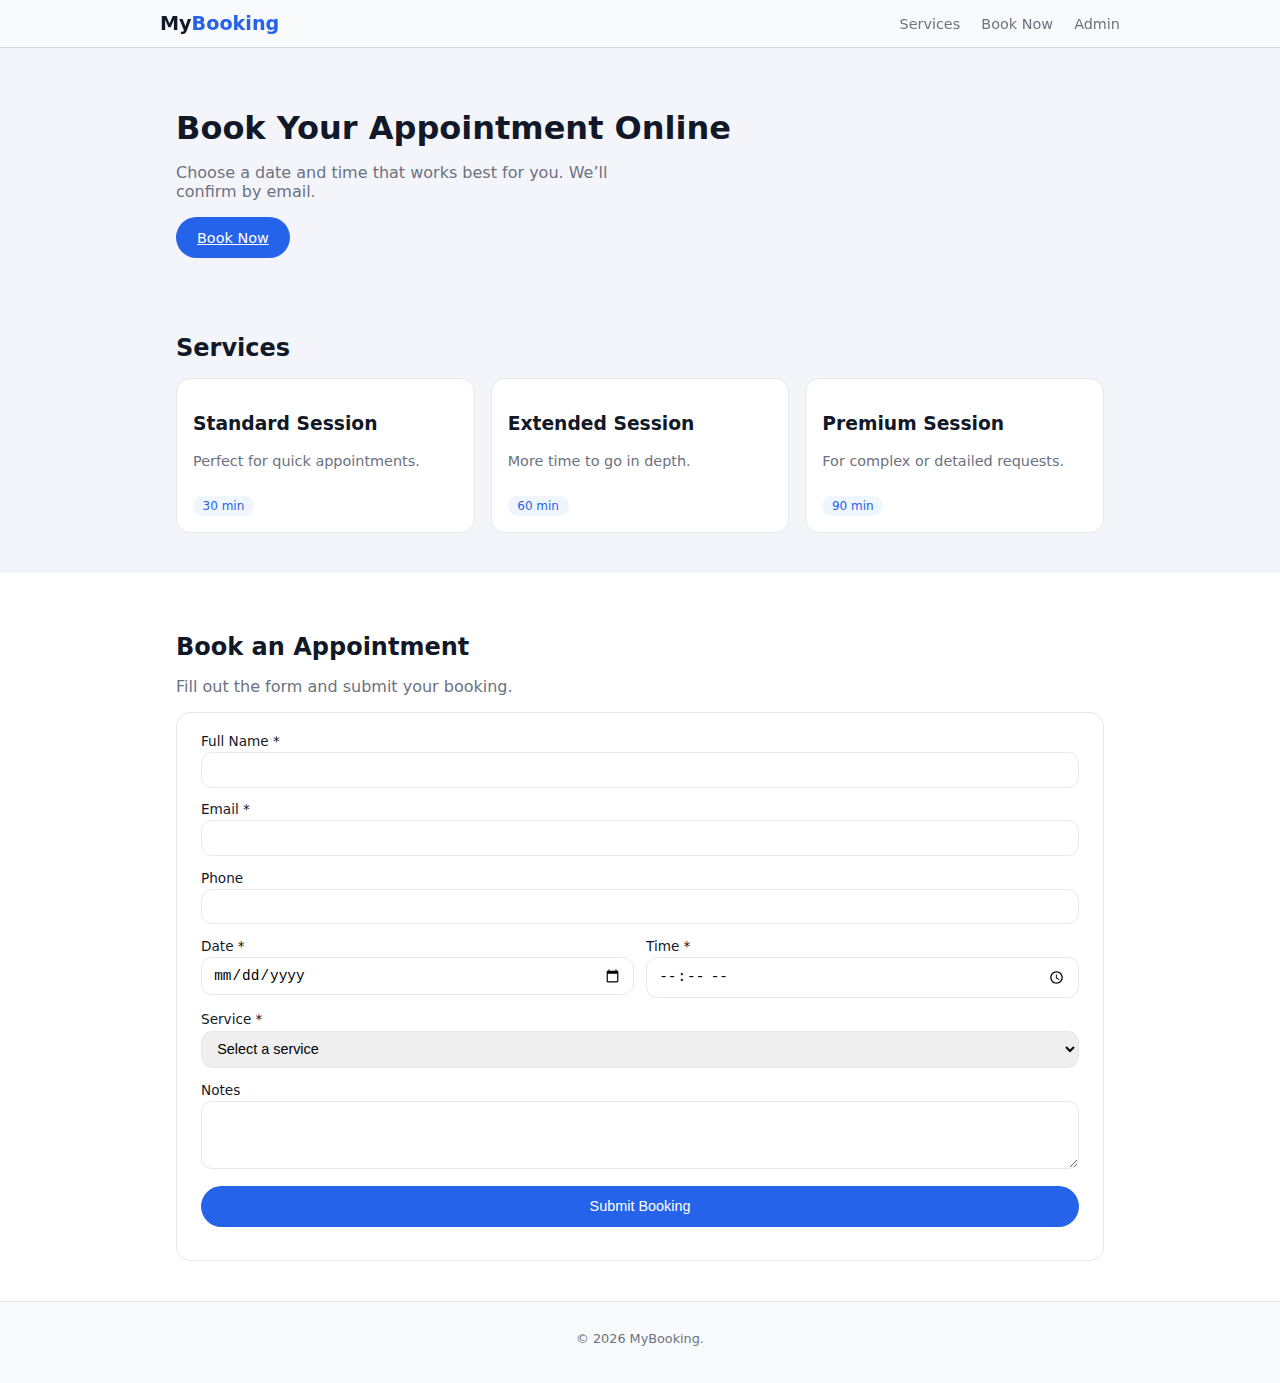
<file: public/index.html>
<!DOCTYPE html>
<html lang="en">
<head>
  <meta charset="UTF-8" />
  <title>Booking – Online Appointments</title>
  <meta name="viewport" content="width=device-width, initial-scale=1" />
  <link rel="stylesheet" href="styles.css" />
</head>
<body>
  <header class="header">
    <div class="container header-content">
      <div class="logo">My<span>Booking</span></div>
      <nav class="nav">
        <a href="#services">Services</a>
        <a href="#booking">Book Now</a>
        <a href="/admin">Admin</a>
      </nav>
    </div>
  </header>

  <main>
    <section class="hero">
      <div class="container hero-content">
        <div class="hero-text">
          <h1>Book Your Appointment Online</h1>
          <p>Choose a date and time that works best for you. We’ll confirm by email.</p>
          <a href="#booking" class="btn primary-btn">Book Now</a>
        </div>
      </div>
    </section>

    <section class="section" id="services">
      <div class="container">
        <h2 class="section-title">Services</h2>
        <div class="cards">
          <article class="card">
            <h3>Standard Session</h3>
            <p>Perfect for quick appointments.</p>
            <span class="tag">30 min</span>
          </article>
          <article class="card">
            <h3>Extended Session</h3>
            <p>More time to go in depth.</p>
            <span class="tag">60 min</span>
          </article>
          <article class="card">
            <h3>Premium Session</h3>
            <p>For complex or detailed requests.</p>
            <span class="tag">90 min</span>
          </article>
        </div>
      </div>
    </section>

    <section class="section section-alt" id="booking">
      <div class="container booking-grid">
        <div>
          <h2 class="section-title">Book an Appointment</h2>
          <p class="section-subtitle">Fill out the form and submit your booking.</p>

          <form id="bookingForm" class="form">
            <div class="form-group">
              <label for="name">Full Name *</label>
              <input type="text" id="name" required />
            </div>
            <div class="form-group">
              <label for="email">Email *</label>
              <input type="email" id="email" required />
            </div>
            <div class="form-group">
              <label for="phone">Phone</label>
              <input type="tel" id="phone" />
            </div>

            <div class="form-row">
              <div class="form-group">
                <label for="date">Date *</label>
                <input type="date" id="date" required />
              </div>
              <div class="form-group">
                <label for="time">Time *</label>
                <input type="time" id="time" required />
              </div>
            </div>

            <div class="form-group">
              <label for="service">Service *</label>
              <select id="service" required>
                <option value="">Select a service</option>
                <option value="Standard Session">Standard Session</option>
                <option value="Extended Session">Extended Session</option>
                <option value="Premium Session">Premium Session</option>
              </select>
            </div>

            <div class="form-group">
              <label for="notes">Notes</label>
              <textarea id="notes" rows="3"></textarea>
            </div>

            <button class="btn primary-btn full-width" type="submit">
              Submit Booking
            </button>

            <p id="formMessage" class="form-message"></p>
          </form>
        </div>
      </div>
    </section>
  </main>

  <footer class="footer">
    <div class="container footer-content">
      <p>© <span id="year"></span> MyBooking.</p>
    </div>
  </footer>

  <script src="script.js"></script>
</body>
</html>
</file>
<file: public/styles.css>
*,
*::before,
*::after {
  box-sizing: border-box;
}

:root {
  --bg: #f4f5fb;
  --white: #ffffff;
  --primary: #2563eb;
  --primary-dark: #1d4ed8;
  --text: #111827;
  --muted: #6b7280;
  --border: #e5e7eb;
  --radius: 14px;
}

body {
  margin: 0;
  font-family: system-ui, -apple-system, BlinkMacSystemFont, "Segoe UI", sans-serif;
  background: var(--bg);
  color: var(--text);
}

.container {
  max-width: 960px;
  margin: 0 auto;
  padding: 0 1rem;
}

/* Header */
.header {
  position: sticky;
  top: 0;
  background: rgba(248, 250, 252, 0.95);
  backdrop-filter: blur(20px);
  border-bottom: 1px solid rgba(148, 163, 184, 0.4);
  z-index: 10;
}

.header-content {
  display: flex;
  justify-content: space-between;
  align-items: center;
  padding: 0.75rem 0;
}

.logo {
  font-weight: 700;
  font-size: 1.2rem;
}

.logo span {
  color: var(--primary);
}

.nav a {
  margin-left: 1rem;
  color: var(--muted);
  text-decoration: none;
  font-size: 0.9rem;
}

.nav a:hover {
  color: var(--primary);
}

/* Hero */
.hero {
  padding: 2.5rem 0 1rem;
}

.hero-text h1 {
  font-size: 2rem;
  margin-bottom: 0.5rem;
}

.hero-text p {
  color: var(--muted);
  max-width: 480px;
}

/* Sections */
.section {
  padding: 2.5rem 0;
}

.section-alt {
  background: var(--white);
}

.section-title {
  font-size: 1.5rem;
  margin-bottom: 0.5rem;
}

.section-subtitle {
  color: var(--muted);
}

/* Cards */
.cards {
  display: grid;
  grid-template-columns: repeat(3, minmax(0, 1fr));
  gap: 1rem;
  margin-top: 1rem;
}

.card {
  background: var(--white);
  border-radius: var(--radius);
  border: 1px solid var(--border);
  padding: 1rem;
}

.card p {
  font-size: 0.9rem;
  color: var(--muted);
}

.tag {
  display: inline-block;
  margin-top: 0.75rem;
  padding: 0.2rem 0.6rem;
  border-radius: 999px;
  background: #eff6ff;
  color: var(--primary);
  font-size: 0.75rem;
}

/* Booking grid */
.booking-grid {
  display: grid;
  grid-template-columns: minmax(0, 1.4fr);
}

/* Form */
.form {
  background: var(--white);
  border-radius: var(--radius);
  border: 1px solid var(--border);
  padding: 1.25rem 1.5rem;
}

.form-group {
  margin-bottom: 0.85rem;
}

.form-row {
  display: grid;
  grid-template-columns: repeat(2, minmax(0, 1fr));
  gap: 0.75rem;
}

label {
  display: block;
  font-size: 0.85rem;
  margin-bottom: 0.2rem;
}

input,
select,
textarea {
  width: 100%;
  padding: 0.55rem 0.7rem;
  border-radius: 0.7rem;
  border: 1px solid var(--border);
  font-size: 0.9rem;
  outline: none;
}

input:focus,
select:focus,
textarea:focus {
  border-color: var(--primary);
  box-shadow: 0 0 0 2px rgba(37, 99, 235, 0.1);
}

textarea {
  resize: vertical;
}

/* Buttons */
.btn {
  display: inline-block;
  border-radius: 999px;
  border: 1px solid transparent;
  padding: 0.7rem 1.25rem;
  font-size: 0.9rem;
  font-weight: 500;
  background: var(--primary);
  color: #fff;
  cursor: pointer;
  text-align: center;
}

.btn:hover {
  background: var(--primary-dark);
}

.secondary-btn {
  background: #fff;
  color: var(--text);
  border-color: var(--border);
}

.secondary-btn:hover {
  background: #f9fafb;
}

.full-width {
  width: 100%;
}

.form-message {
  margin-top: 0.5rem;
  font-size: 0.85rem;
}

/* Admin table */
.admin-header {
  display: flex;
  justify-content: space-between;
  align-items: center;
  margin-top: 1.5rem;
  margin-bottom: 0.75rem;
}

.table-wrapper {
  overflow-x: auto;
}

.table {
  width: 100%;
  border-collapse: collapse;
  font-size: 0.85rem;
  background: var(--white);
  border-radius: var(--radius);
  overflow: hidden;
}

.table th,
.table td {
  padding: 0.6rem 0.7rem;
  border-bottom: 1px solid var(--border);
}

.table th {
  text-align: left;
  background: #f9fafb;
}

/* Footer */
.footer {
  padding: 1rem 0 1.5rem;
  border-top: 1px solid var(--border);
  background: #f9fafb;
}

.footer-content {
  text-align: center;
  font-size: 0.8rem;
  color: var(--muted);
}

/* Responsive */
@media (max-width: 800px) {
  .cards {
    grid-template-columns: repeat(2, minmax(0, 1fr));
  }
}

@media (max-width: 600px) {
  .cards {
    grid-template-columns: 1fr;
  }

  .form-row {
    grid-template-columns: 1fr;
  }

  .header-content {
    flex-direction: column;
    align-items: flex-start;
    gap: 0.5rem;
  }
}
</file>
